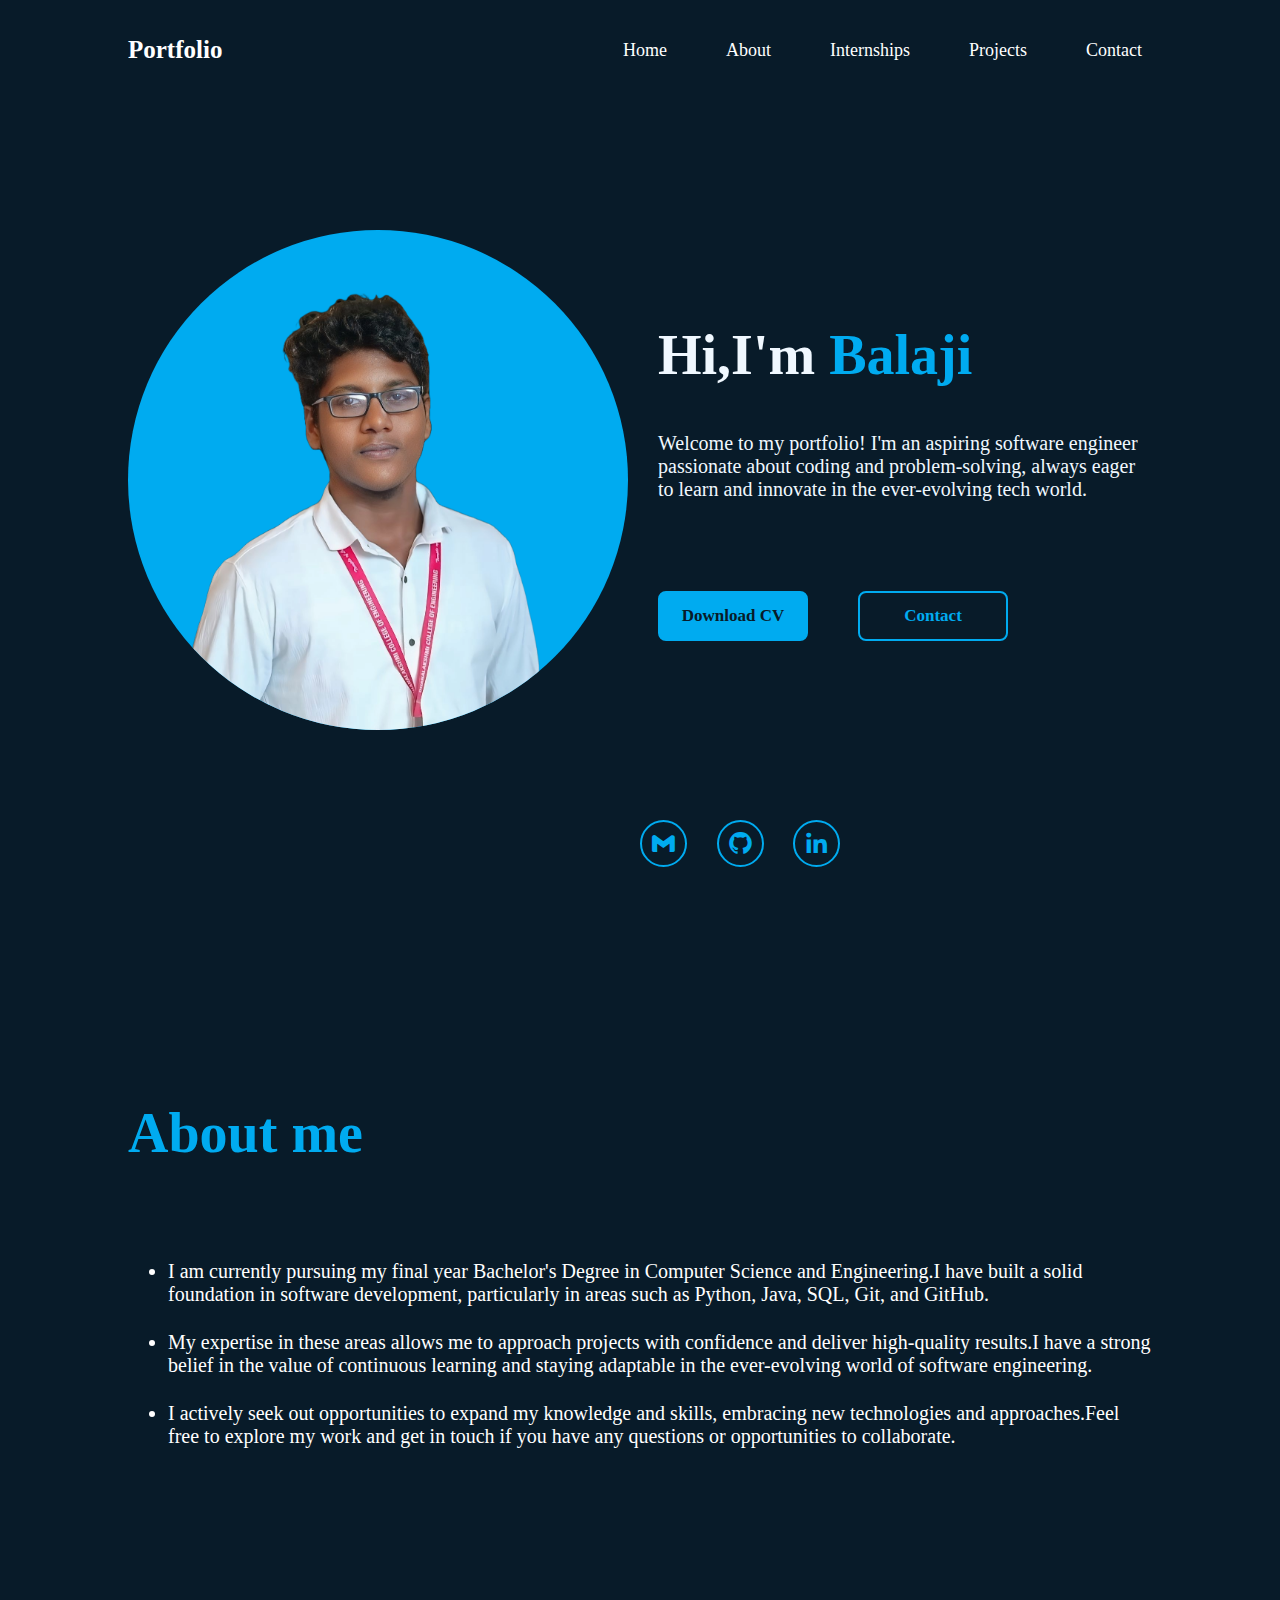
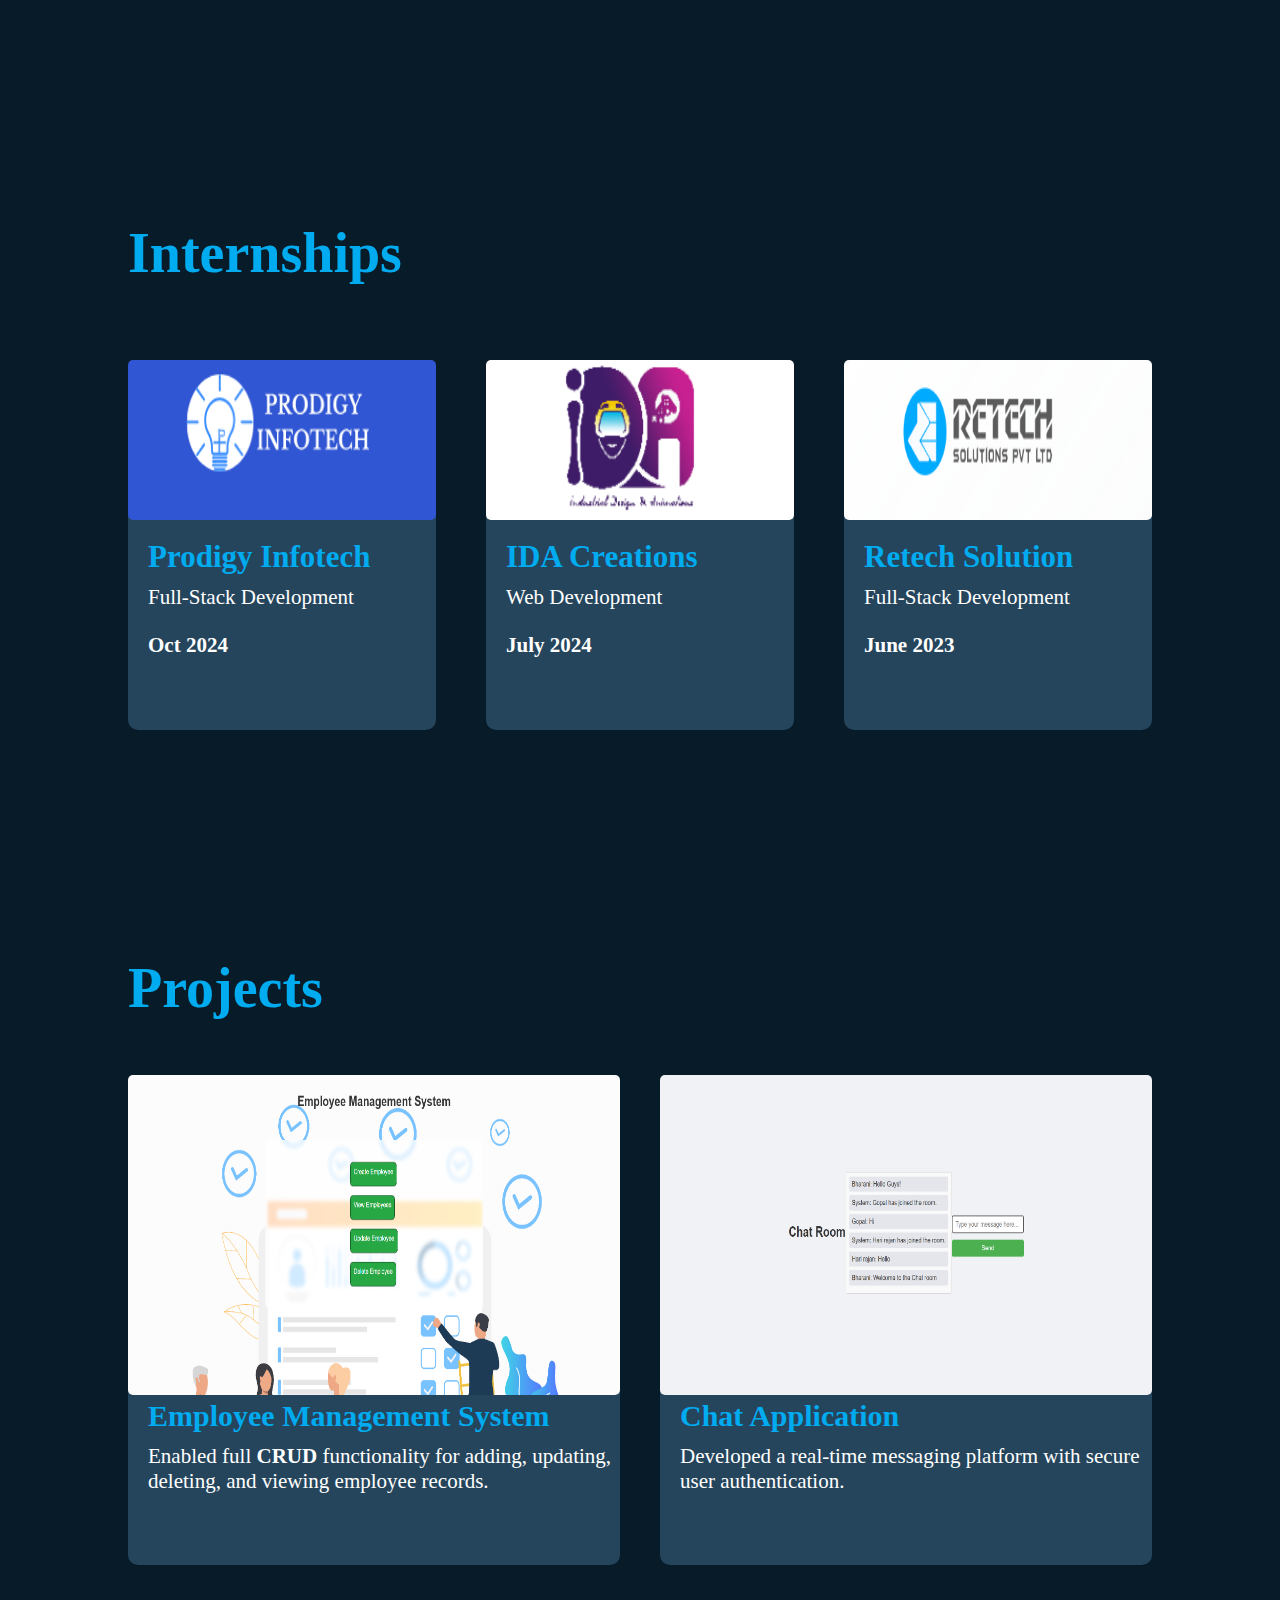
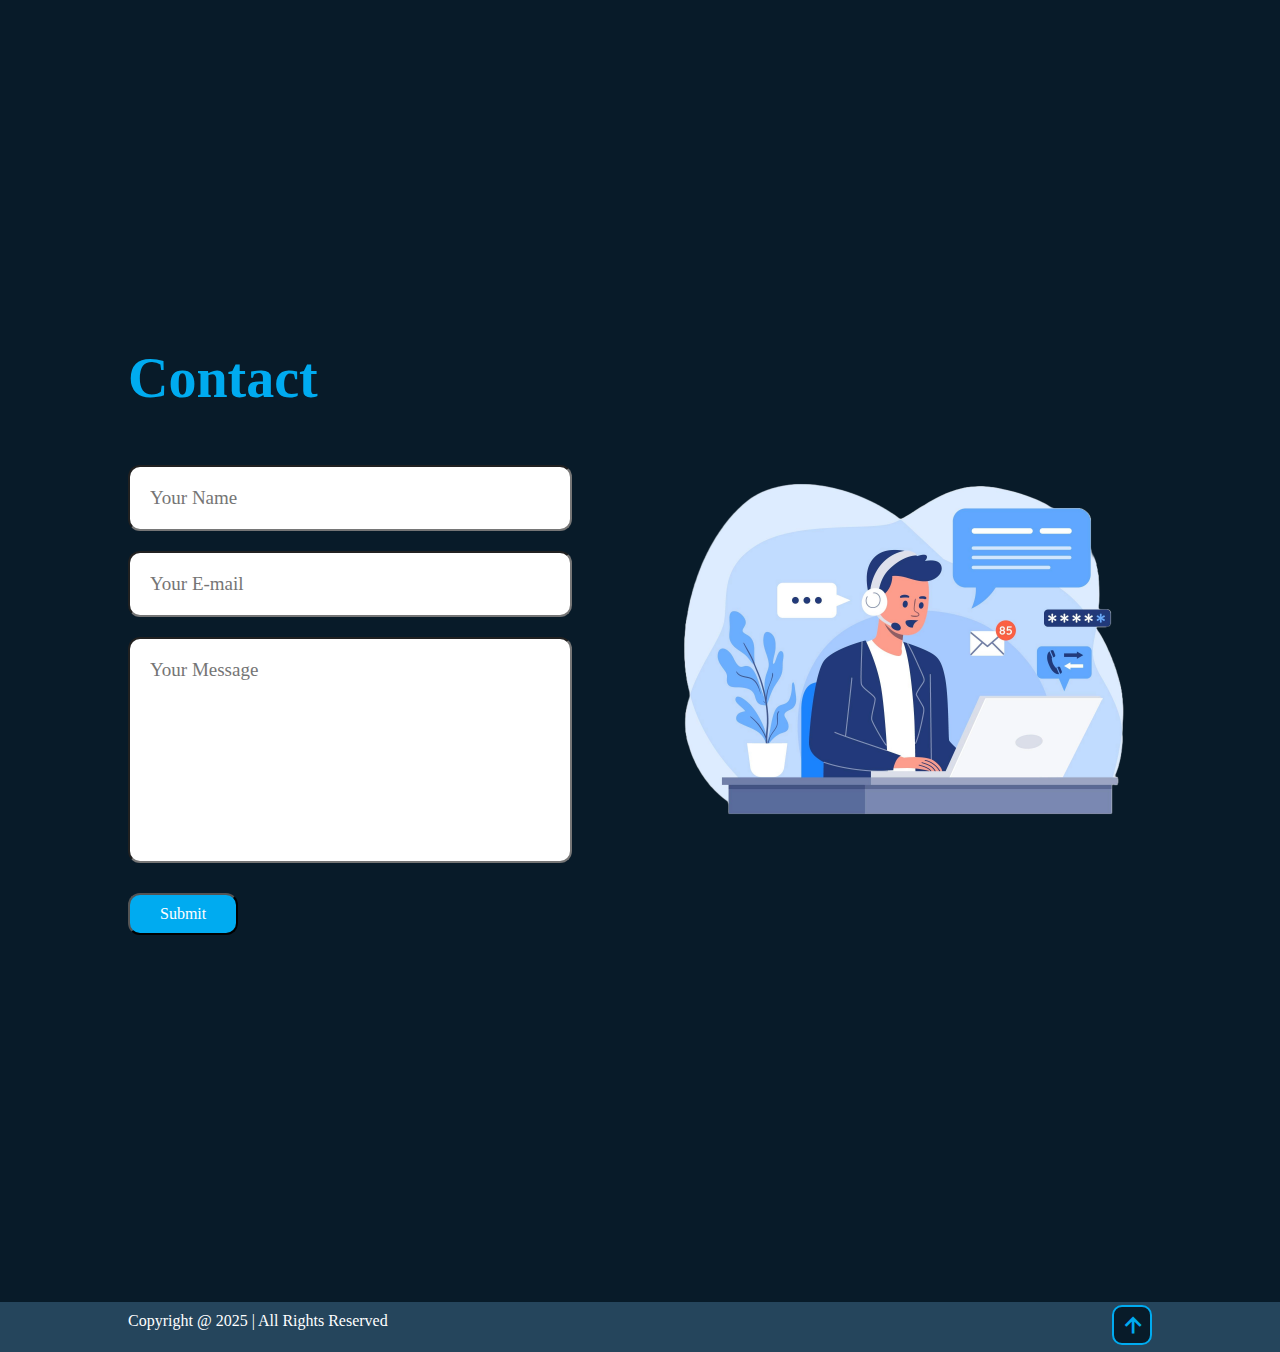
<file: index.html>
<!DOCTYPE html>
<html lang="en">
<head>
    <meta charset="UTF-8">
    <meta name="viewport" content="width=device-width, initial-scale=1.0">
    <title>Portfolio</title>
    <link rel="stylesheet" href="Styles.css">
    <link href='https://unpkg.com/boxicons@2.1.4/css/boxicons.min.css' rel='stylesheet'>
    <link rel="preconnect" href="https://fonts.googleapis.com">
    <link rel="preconnect" href="https://fonts.gstatic.com" crossorigin>
<link href="https://fonts.googleapis.com/css2?family=Bebas+Neue&display=swap" rel="stylesheet">
<!-- <link href="https://cdn.jsdelivr.net/npm/bootstrap@5.3.3/dist/css/bootstrap.min.css" rel="stylesheet" integrity="sha384-QWTKZyjpPEjISv5WaRU9OFeRpok6YctnYmDr5pNlyT2bRjXh0JMhjY6hW+ALEwIH" crossorigin="anonymous">
<script src="https://cdn.jsdelivr.net/npm/bootstrap@5.3.3/dist/js/bootstrap.bundle.min.js" integrity="sha384-YvpcrYf0tY3lHB60NNkmXc5s9fDVZLESaAA55NDzOxhy9GkcIdslK1eN7N6jIeHz" crossorigin="anonymous"></script> -->

</head>
<body>
    <header class="header">
        <a href="#" class="logo">Portfolio</a>
        <nav class="navbar">
            <a href="#" class="active">Home</a>
            <a href="#about">About</a>
            <a href="#edu">Internships</a>
            <a href="#projects">Projects</a>
            <a href="#contact">Contact</a>
        </nav>
    </header>

<!-- Home  page -->
    <section id="home1">
        <section class="home">
            <div class="profile_image">
                <img src="./bala.png" alt="" >
            </div>
            <div class="home-content">
                <h1>Hi,I'm <span>Balaji</span></h1>
                <!-- <h3 draggable="true">Student</h3> -->
                <p>Welcome to my portfolio! I'm an aspiring software engineer passionate about coding and problem-solving, always eager to learn and innovate in the ever-evolving tech world.</p>
                <div class="btn-box">
                    <a href="https://drive.google.com/file/d/1nlUqI_lNNkycOjOyU1wzMw3cdlfe8IWp/view?usp=drive_link" class="active">Download CV</a>
                    <a href="tel:+919361136535">Contact</a>
                </div>
            </div>
        </section>
        <div class="home-sci">
            <a href="mailto:k.balaji112004@gmail.com"><i class='bx bxl-gmail' ></i></a>
            <a href="https://github.com/Balaji112004"><i class='bx bxl-github'></i></a>
            <a href="https://www.linkedin.com/in/balaji-kanthan-8b2b50283/"><i class='bx bxl-linkedin' ></i></a>
        </div>
    </section>

    <!-- About page -->
     <section id="about">
        <h1>About me</h1>
            <div class="about_flex">
                <div class="about-flex1">
                    <ul>
                        <li>I am currently pursuing my final year Bachelor's Degree in Computer Science and Engineering.I have built a solid foundation in software development, particularly in areas such as Python, Java, SQL, Git, and GitHub.</li>
                        <li>My expertise in these areas allows me to approach projects with confidence and deliver high-quality results.I have a strong belief in the value of continuous learning and staying adaptable in the ever-evolving world of software engineering.</li>
                        <li>I actively seek out opportunities to expand my knowledge and skills, embracing new technologies and approaches.Feel free to explore my work and get in touch if you have any questions or opportunities to collaborate.</li>
                    </ul>
                </div> 
     </section>

     <!-- Education -->
      <section id="edu">
        <h1 class="head">Internships</h1>
        <div class="in">
            <div class="card1">
                <a href="https://www.linkedin.com/posts/balaji-kanthan-8b2b50283_certificate-of-completion-for-prodigy-internship-activity-7260202336826884098-t0SH?utm_source=share&utm_medium=member_desktop"><img src="./Internships/Prodigy.png" alt=""></a>
                <div class="paraa">
                    <h1>Prodigy Infotech</h1>
                    <p>Full-Stack Development</p>
                    <h4>Oct 2024</h4>
                </div>
            </div>
            <div class="card1">
                <a href="https://www.linkedin.com/posts/balaji-kanthan-8b2b50283_web-development-internship-activity-7239958450263220226-djtc?utm_source=share&utm_medium=member_desktop"><img src="./Internships/IDA.png" alt=""></a>
                <div class="paraa">
                    <h1>IDA Creations</h1>
                    <p>Web Development</p>
                    <h4>July 2024</h4>
                </div>
            </div>
            <div class="card1">
                <a href="https://www.linkedin.com/posts/balaji-kanthan-8b2b50283_fullstackdevelopment-internship-careerdevelopment-activity-7110522058291232768-Wacl?utm_source=share&utm_medium=member_desktop"><img src="./Internships/Retech.png" alt=""></a>
                <div class="paraa">
                    <h1>Retech Solution</h1>
                    <p>Full-Stack Development</p>
                    <h4>June 2023</h4>
                </div>
            </div>
        </div>
      </section>


      <!-- Projects -->
    <section id="projects">
        <h1>Projects</h1>
        <div class="procekt">
           <div class="pro1">
                <a href="https://www.linkedin.com/posts/balaji-kanthan-8b2b50283_fullstackdevelopment-nodejs-mongodb-activity-7259625704420433922-I0O2?utm_source=share&utm_medium=member_desktop"><img src="./Projects/Employee_management.png" alt=""></a>
                <div class="jus">
                    <h2>Employee Management System</h2>
                    <p>Enabled full <strong>CRUD</strong> functionality for adding, updating, deleting, and viewing employee
                        records.</p>
                </div>
            </div>
            <div class="pro1">
                <a href="https://www.linkedin.com/posts/balaji-kanthan-8b2b50283_webdevelopment-javascript-nodejs-activity-7259628367727984642-L6zu?utm_source=share&utm_medium=member_desktop"><img src="./Projects/Chat_room.png" alt=""></a>
                <div class="jus">
                    <h2>Chat Application</h2>
                    <p>Developed a real-time messaging platform with secure user authentication.
                    </p>
                </div>
           </div>
        </div>
    </section>
    <section id="contact">
        <div class="parts">
            <div class="con1">
                <h1>Contact</h1>
                <input class="Name" type="text" placeholder="Your Name"><br>
                <input class="Name" type="email" placeholder="Your E-mail"><br>
                <input class="Name2" type="text" placeholder="Your Message" ><br>
                <input class="sub" type="submit">
            </div>
            <div class="con2">
                <img src="img/contact.png" alt="" height="500px" width="500px">
            </div>
        </div>
    </section>
    <section id="footer">
        <div class="foo">
            <div class="foo1">
               <p>Copyright @ 2025 | All Rights Reserved</p>
            </div>
            <div class="foo2">
              <a href="#home1"><i class='bx bx-up-arrow-alt'></i></a>
            </div>
        </div>
    </section>
</body>
</html>
</file>
<file: Styles.css>
*{
    margin: 0;
    padding: 0;
    box-sizing:border-box;
    font-family:poppins;
}
html {
     scroll-behavior: smooth;
 }
body{
    background:#081b29;  
}
.header{
    position:fixed;
    top: 0;
    left: 0;
    width:100%;
    min-height: 100px ;
    padding: 25px 10%;
    background-color: #081b29;
    display:flex;
    justify-content:space-between;
    align-items: center;
    z-index: 2;
   

}
.logo{
    font-size: 25px;
    color: white;
    text-decoration: none;
    font-weight: 600;
}
.navbar a {
    font-size: 18px;
    color: white;
    width: max-content;
    padding: 10px;

    position: relative;
    text-decoration: none;
    font-weight: 500;
    margin-left: 35px;

}

.navbar a::after{
    content: '';
    position: absolute;
    background: #00abf0;
    left: 0;
    bottom: 0;
    height:5px;
    width:0;
    z-index: -1;
    transition: 200ms;

}

.navbar a:hover::after{
    width: 100%;
}

.navbar a:hover{
    color: #00abf0;

}
.home{
    color: aliceblue;
    display: flex;
    column-gap: 30px;
    justify-content: space-between;
    align-items: center;
    height:100vh;
    padding:0px 10%;
    /* background-color: green; */
    padding-top: 60px;
}
.home-content{
    max-width: 600px;
}

.profile_image{
    height: 500px;
    min-width: 500px;
    
    background-color:#00abf0;
    border-radius: 50%;
    position:relative;
    overflow: hidden;
}
.profile_image img{
    /* border-radius :50%;
    height: 550px;
   
    background-color: #00abf0;
    position:absolute */
    
    min-width: 500px;
    width: 500px;
    object-fit: cover;
    
    position: absolute;
    transition: 1.5s;
    
}
.profile_image img:hover{
    
    transform: scale(1.1);
    overflow:visible;
    z-index: 1;
}
.home-content h1{
    font-size: 56px;
    font-weight: 600;
    line-height: 1.3;
}
.home-content h1 span{
    color:#00abf0;
}
.home-content h3{
    font-size: 30px;
    font-weight: 700;
    color: #00abf0;
    padding-top: 7px;
}
.home-content p{
    font-size: 20px;
    margin:20px 0px 40px;
    margin-top: 40px;
    margin-bottom: 90px;
}
.home-content .btn-box{
    height: 50px;
    display: flex;
    justify-content: space-between;
    width: 350px;
    margin-top: 15px;
}
.btn-box a {
    width: 150px;
    height: 100%;
    background-color:transparent;
    border: 2px solid #00abf0;
    color: #00abf0;
    border-radius: 8px;
    display: inline-flex;
    font-size: 17px;
    color:#00abf0;
    text-decoration: none;
    font-weight: 600;
    /* letter-spacing: 1px; */
    justify-content: center;
    align-items: center;
    transition: 0.5s;
    overflow: hidden;
    position:relative;

}

.btn-box a.active{
    background-color: #00abf0;
    color: #081b29;
}


.btn-box a:hover{
    color:#081b29;
}
.btn-box a::before {
    content: '';
    position:absolute;
    top: 0;
    left: 0;
    width:0;
    background-color:#00abf0;
    height:100%;
    z-index:-1;
    transition:.5s

}
.btn-box a:hover::before{
    width:100%;
}
.home-sci {
    bottom: 80px;
    width: 200px;
    /* background-color: red; */
    display: inline-flex;
    margin-left: 50%;
    height: 100%;
    font-size: 27px;
    align-items: center;
    justify-content: space-between;
    display: flex;
    position:relative;
}
.home-sci a{
    position: relative;
    color: #00abf0;
    border: 2px solid;
    border-radius: 50%;
    align-items: center;
    justify-content: center;
    overflow: hidden;
    
}
.home-sci a i{
    padding: 8px;
    align-items: center;
    justify-content: center;

}
.home-sci a i::after{
    content: '';
    position: absolute;
    background-color: #00abf0;
    top:0;
    left: 0;
    height: 100%;
    width: 0;
    transition: 200ms;
}
.home-sci a i:hover::after{
    width: 100%;
    z-index: -1;
    
}
.home-sci a:hover{
    color: #081b29;
    border: 2px solid #00abf0;
    
}

/* About */
#about{
    height: 80vh;
    margin-left: 10%;
    margin-right: 10%;
}
/* #about .about_flex{
    display: flex;
    justify-content: space-between;
    column-gap: 60px;
} */
#about h1{
    color: #00abf0;
    padding-top: 150px;
    padding-bottom: 50px;
    font-size: 56px;
    font-weight: 600;
    line-height: 1.3;
    position: relative;
    width: max-content;
}

#about ul{
    padding-top: 40px;
    padding-left: 40px;
}
#about ul li{
    color: white;
    font-size: 20px;
    padding-bottom:25px ;
    /* width: 700px; */
    /* padding-top: 10px; */
}
#about-flex1{
    width: 100%;
}
#about-flex1 ul li{
  padding-bottom: 30px;    

}

/* Education */

#edu{
    height: 85vh;
    margin-left: 10%;
    margin-right: 10%;
}
#edu .head{
    color: #00abf0;
    padding-top: 150px;
    padding-bottom: 50px;
    font-size: 56px;
    font-weight: 600;
    line-height: 1.3;
    position: relative;
    width: max-content;
}
/* card */
#edu .card1{
     height: 370px;
     width: 33%;
     background-color: #25455c;
     /* border: 7px solid #00abf0; */
     border-radius: 10px;
}
.paraa h1{
    font-size: 31px;
    color: #00abf0;
    padding-top: 15px;
    padding-bottom: 10px;
    margin-left: 20px;
}
.paraa p{
    font-size:21px;
    color: white;
    margin-left: 20px;
}
.paraa h4{
    font-size:21px;
    color: white;
    margin-left: 20px;
    margin-top: 23px;
}
/* card image */
#edu .card1 img{
    width: 100%;
    /* height: 160px; */
    height: 160px;
    border-radius: 5px;
}
.card1 img:hover{
    overflow: hidden;
}

.in{
    margin-top: 20px;
    display: flex;
    gap: 50px;
}

/* Projects */

#projects{
    height: 110vh;
    margin-left: 10%;
    margin-right: 10%;
}
#projects h1{
        color: #00abf0;
        padding-top: 120px;
        padding-bottom: 50px;
        font-size: 56px;
        font-weight: 600;
        line-height: 1.3;
        position: relative;
        width: max-content;
}
.procekt{
    display:flex;
    gap:40px;
}
/* card */
.pro1{
    width: 50%;
    height: 490px;
    /* border: 5px solid #00abf0; */
    background-color:#25455c ;
    border-radius: 10px;
}
.pro1 img{
    width: 100%;
    height: 320px;
    border-radius: 5px;
}
.jus h2{
    font-size: 30px;
    margin-left: 20px;
    color: #00abf0;
}
.jus p{
    color: white;
    margin-left: 20px;
    margin-top: 11px;
    font-size:21px;
}
/* Contact */
#contact{
    height: 120vh;
    margin-left: 10%;
    margin-right: 10%;
}
.parts{
    display: flex;
    gap: 20px;
}
.con1{
    width: 50%;
}
/* .con2{
    width: 50%;
} */
.con2 img{
    margin-top: 190px;
    margin-left: 60px;
}
#contact h1{
    color: #00abf0;
    padding-top: 120px;
    padding-bottom: 50px;
    font-size: 56px;
    font-weight: 600;
    line-height: 1.3;
    position: relative;
    width: max-content;
}
.Name{
    font-size: 19px;
    width: 100%;
    padding: 20px;
    margin-bottom: 20px;
    border-radius: 12px;
}
.Name2{
    font-size: 19px;
    position: relative;
    width: 100%;
    padding: 20px;
    padding-bottom: 180px;
    /* padding: 20px; */
    border-radius: 12px;
    margin-bottom: 30px;
}
.sub{
    font-size: 16px;
    padding:  10px 30px;
    background-color: #00abf0;
    color: white;
    border-radius: 12px;
}
/* Footer */
#footer{
    height:50px;
    background-color: #25455c;
}
.foo{
    display: flex;
    justify-content: space-between;
}
.foo1{
    margin-left: 10%;
    margin-top: 10px;
    
}
.foo p{
    color: white;
}
.foo2{
    width: 40px;
    height: 40px;
    margin-right: 10%;
    margin-top: 3px;
    border: 2px solid #00abf0;
    background-color: #081b29;
    border-radius: 10px;
    position: relative;
}
.foo2 i{
    font-size: 30px;
    color:#00abf0;
    position: absolute;
    top: 4px;
    left:4px;
}

/* Mobile view */
@media(max-width:600px){
    .home1{
        height: fit-content;
    }
    .home{
        width: 500px;
        padding-top: 160px;
        padding-left: 330px;
        flex-direction: column;
        align-items: center;
        height: fit-content;
    }
    .profile_image{
        margin-left: 130px;
    }
    .home-content{
        padding-left: 130px;
    }
    .home-content h1{
        font-size: 62px;
    }
    .home-content p{
        font-size: 25px;
        width: 555px;
    }
    .home .profile_image{
        padding-top: 50px;
        max-width: 50px;
        margin-bottom: 90px;
    }
    .home-sci{
        padding-top: 150px;
        margin-left: 50%;
    }
    #about{
        width: 550px;
    }
    #about h1{
        padding-top: 20px;
        margin-left: 50px;
    }
    .about-flex{
        width: 900px;
    }
    .about-flex1{
        width:730px;
        padding-left: 60px;
    }
    #about ul li{
        font-size: 25px;
    }
    .about-flex1 ul li{
        padding-left: 30px;
    }
    .head{
        margin-top: 60px;
        margin-left: 60px;
        padding-bottom: 30px;
    }
    .in{
        width: 870px;
        flex-direction: column;
        align-items: center;
        gap: 60px;
    }
    #edu{
        height: 1400px;
    }
    #edu .card1{
        height: 340px;
        width: 480px;
    }
    #projects{
        height: 1400px;
    }
    #projects h1{
        margin-top: 20px;
        margin-left:60px ;
        margin-bottom: 30px;
    }
    .procekt{
        gap: 60px;
        flex-direction: column;
        align-items: center;
    }
    .procekt{
        width: 830px;
        padding-left: 50px;
    }
    .procekt .pro1{
        height: 520px;
        width: 640px;
    }
    .parts{
        width: 900px;
    }
    #contact{
        height: 800px;
    }
    #contact .con1{
        padding-left: 60px;
        width: 700px;
    }
    #contact .con2 img{
         display: none;
    }
    #footer{
        width: 930px;
    }
    .foo{
        width: 800px;
    }
    .foo1{
        width: 800px;
        margin-right: 90px;
    }
    .foo2{
        width: 65px;
        margin-left: 60px;
        background-color: #081b29;
    }
}
</file>
